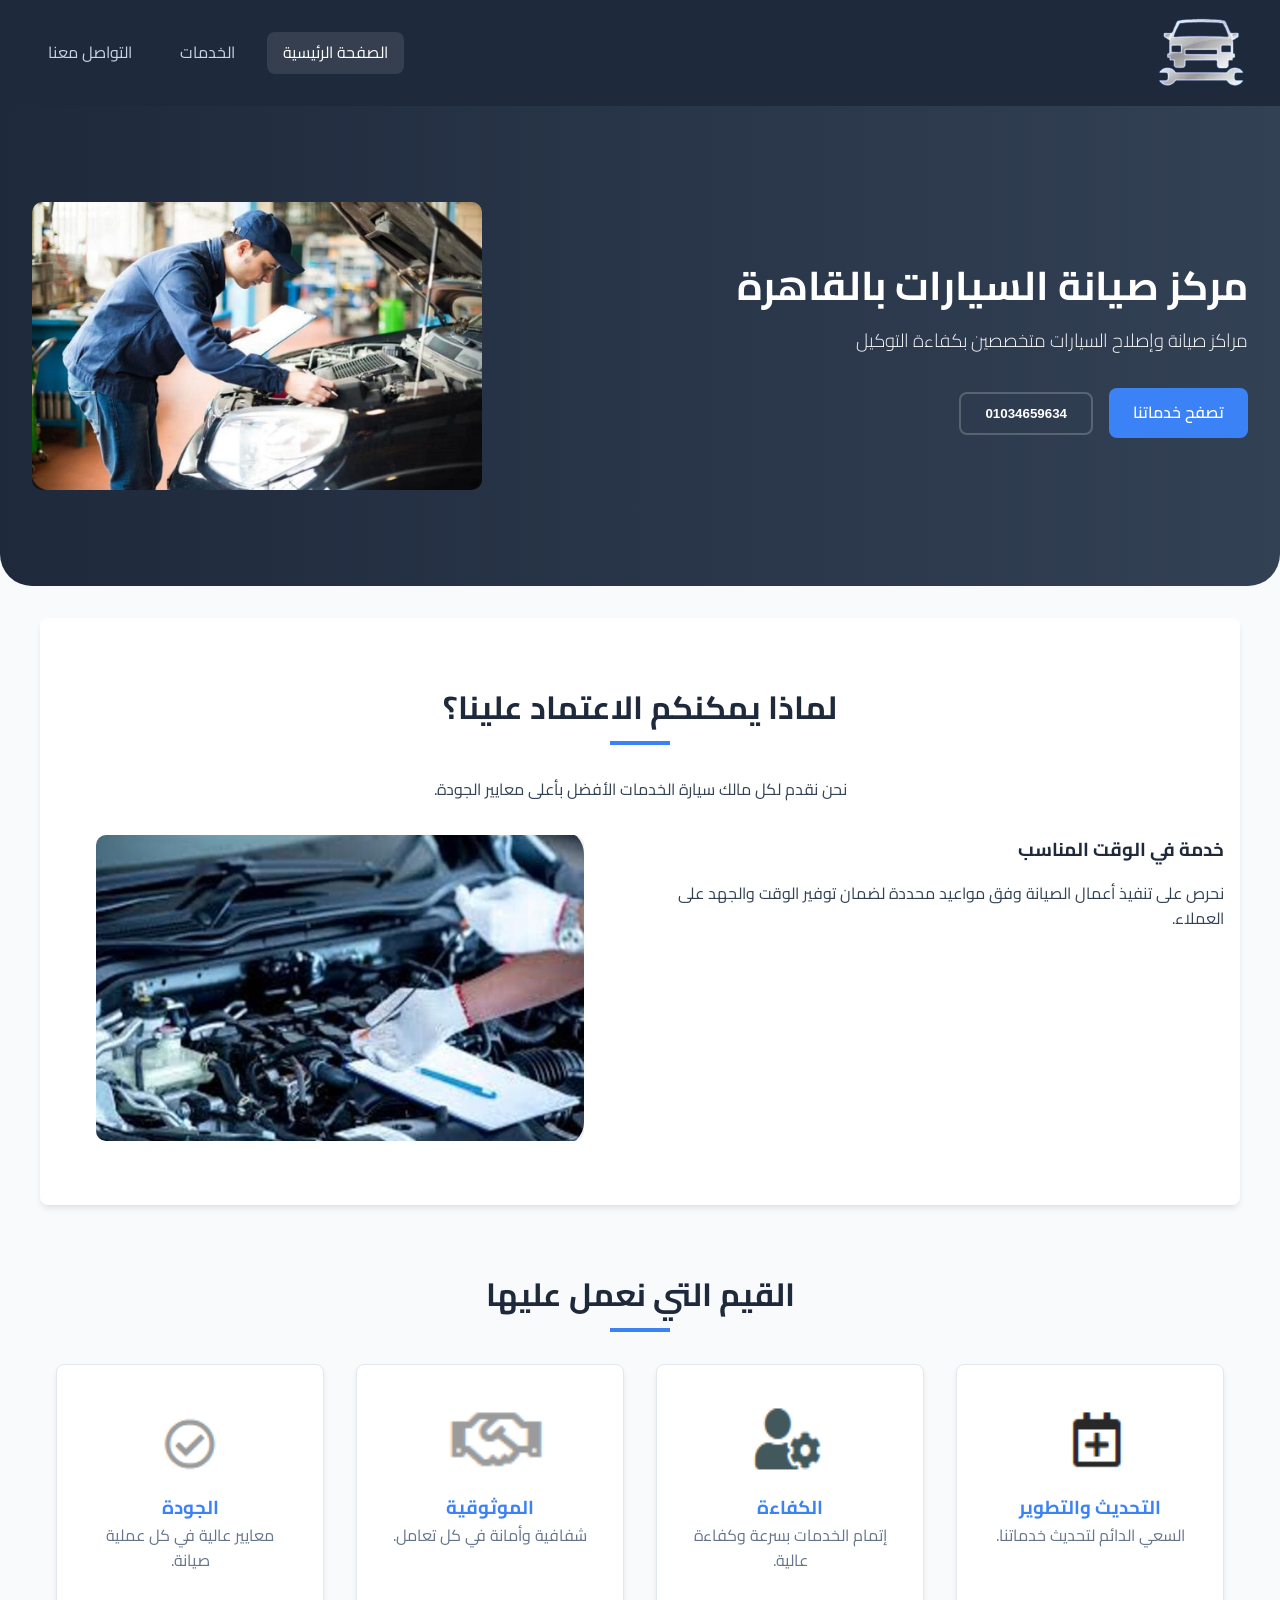
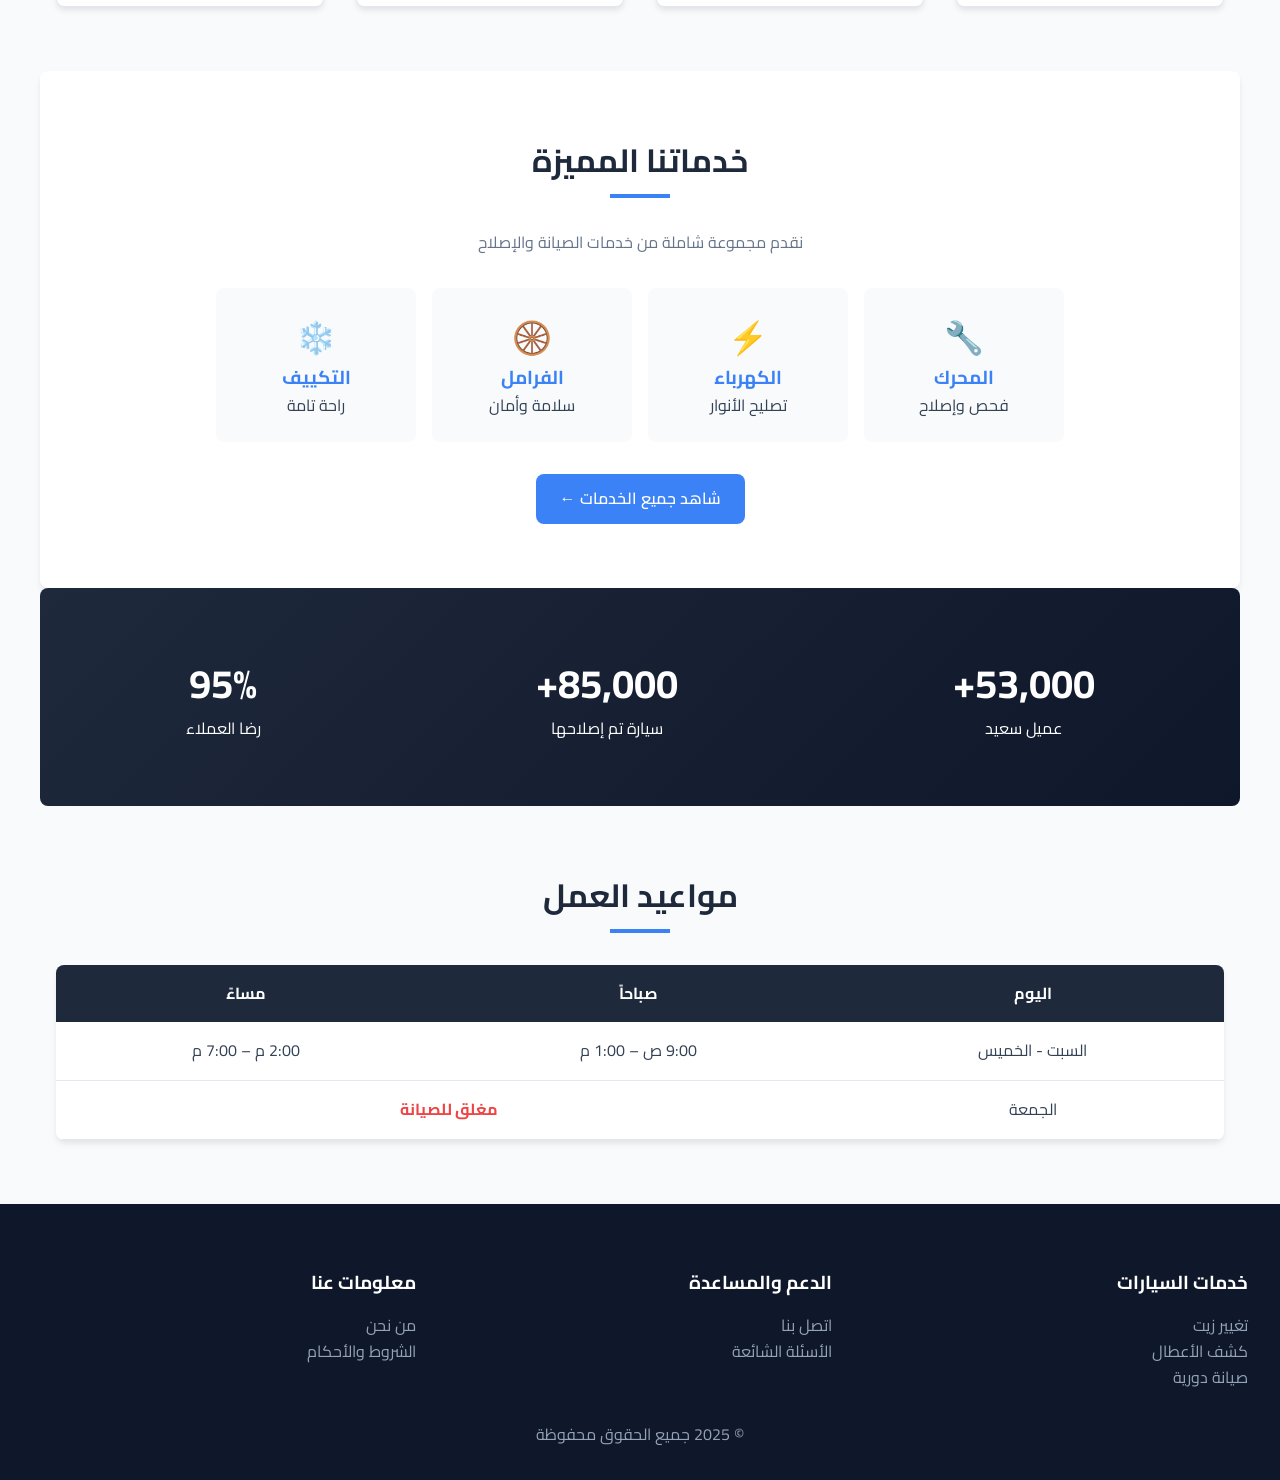
<file: index.html>
<!DOCTYPE html>
<html lang="ar" dir="rtl">

<head>
    <meta charset="UTF-8">
    <meta name="viewport" content="width=device-width, initial-scale=1.0">
    <title>مركز صيانة السيارات بالقاهرة</title>
    <link rel="stylesheet" href="style.css">
</head>

<body>

    <header>
        <img src="images/لوجو تصليح.png" alt="Logo" style="width: 90px;">
        <nav>
            <a href="index.html" class="active">الصفحة الرئيسية</a>
            <a href="services.html">الخدمات</a>
            <a href="contact.html">التواصل معنا</a>
        </nav>
    </header>

    <div class="hero">
        <div>
            <h1 style="font-size: 2.5rem; margin-bottom: 0.5rem; font-weight: 700;">مركز صيانة السيارات بالقاهرة</h1>
            <h3 style="margin-bottom: 2rem; font-weight: 300;">مراكز صيانة وإصلاح السيارات متخصصين بكفاءة التوكيل</h3>
            <div class="flex" style="justify-content: flex-start;">
                <a href="services.html" class="btn primary">تصفح خدماتنا</a>
                <button class="btn outline">01034659634</button>
            </div>
        </div>
        <div>
            <img src="images/إصلاح السيارات.PNG" alt="Car Repair" style="border-radius: 10px; max-width: 450px;">
        </div>
    </div>

    <section class="bg-white" style="border-radius: var(--radius); box-shadow: var(--shadow);">
        <h2>لماذا يمكنكم الاعتماد علينا؟</h2>
        <p class="text-center" style="margin-bottom: 2rem;">نحن نقدم لكل مالك سيارة الخدمات الأفضل بأعلى معايير الجودة.
        </p>

        <div class="grid" style="grid-template-columns: 1fr 1fr;">
            <div>
                <h3 class="text-primary" style="margin-bottom: 1rem;">خدمة في الوقت المناسب</h3>
                <p>نحرص على تنفيذ أعمال الصيانة وفق مواعيد محددة لضمان توفير الوقت والجهد على العملاء.</p>
            </div>
            <div class="text-center">
                <img src="images/imag.PNG" alt="Car Service" style="border-radius: 10px; margin: 0 auto;">
            </div>
        </div>
    </section>

    <section>
        <h2>القيم التي نعمل عليها</h2>
        <div class="grid">
            <article>
                <img src="images/photo1.PNG" alt="Innovation" style="height: 80px; margin: 0 auto 1rem;">
                <h3 class="text-accent">التحديث والتطوير</h3>
                <p style="color: var(--text-light);">السعي الدائم لتحديث خدماتنا.</p>
            </article>
            <article>
                <img src="images/photo2.PNG" alt="Efficiency" style="height: 80px; margin: 0 auto 1rem;">
                <h3 class="text-accent">الكفاءة</h3>
                <p style="color: var(--text-light);">إتمام الخدمات بسرعة وكفاءة عالية.</p>
            </article>
            <article>
                <img src="images/photo3.PNG" alt="Trust" style="height: 80px; margin: 0 auto 1rem;">
                <h3 class="text-accent">الموثوقية</h3>
                <p style="color: var(--text-light);">شفافية وأمانة في كل تعامل.</p>
            </article>
            <article>
                <img src="images/photo 4.PNG" alt="Quality" style="height: 80px; margin: 0 auto 1rem;">
                <h3 class="text-accent">الجودة</h3>
                <p style="color: var(--text-light);">معايير عالية في كل عملية صيانة.</p>
            </article>
        </div>
    </section>

    <section class="bg-white text-center" style="border-radius: var(--radius); box-shadow: var(--shadow);">
        <h2>خدماتنا المميزة</h2>
        <p style="margin-bottom: 2rem; color: var(--text-light);">نقدم مجموعة شاملة من خدمات الصيانة والإصلاح</p>
        <!-- Using div instead of article for small icons grid to avoid heavy card styling -->
        <div class="flex" style="margin-bottom: 2rem;">
            <div style="background: var(--bg-body); padding: 1.5rem; border-radius: 0.5rem; width: 200px;">
                <h3 style="font-size: 2rem;">🔧</h3>
                <h3 class="text-accent">المحرك</h3>
                <p>فحص وإصلاح</p>
            </div>
            <div style="background: var(--bg-body); padding: 1.5rem; border-radius: 0.5rem; width: 200px;">
                <h3 style="font-size: 2rem;">⚡</h3>
                <h3 class="text-accent">الكهرباء</h3>
                <p>تصليح الأنوار</p>
            </div>
            <div style="background: var(--bg-body); padding: 1.5rem; border-radius: 0.5rem; width: 200px;">
                <h3 style="font-size: 2rem;">🛞</h3>
                <h3 class="text-accent">الفرامل</h3>
                <p>سلامة وأمان</p>
            </div>
            <div style="background: var(--bg-body); padding: 1.5rem; border-radius: 0.5rem; width: 200px;">
                <h3 style="font-size: 2rem;">❄️</h3>
                <h3 class="text-accent">التكييف</h3>
                <p>راحة تامة</p>
            </div>
        </div>
        <a href="services.html" class="btn primary">شاهد جميع الخدمات ←</a>
    </section>

    <section class="text-center"
        style="background: linear-gradient(135deg, var(--primary), #0f172a); color: white; border-radius: var(--radius);">
        <div class="flex" style="justify-content: space-around;">
            <div>
                <h3 style="font-size: 2.5rem; font-weight: 700;">53,000+</h3>
                <p>عميل سعيد</p>
            </div>
            <div>
                <h3 style="font-size: 2.5rem; font-weight: 700;">85,000+</h3>
                <p>سيارة تم إصلاحها</p>
            </div>
            <div>
                <h3 style="font-size: 2.5rem; font-weight: 700;">95%</h3>
                <p>رضا العملاء</p>
            </div>
        </div>
    </section>

    <section>
        <h2>مواعيد العمل</h2>
        <table>
            <thead>
                <tr>
                    <th>اليوم</th>
                    <th>صباحاً</th>
                    <th>مساءً</th>
                </tr>
            </thead>
            <tbody>
                <tr>
                    <td>السبت - الخميس</td>
                    <td>9:00 ص – 1:00 م</td>
                    <td>2:00 م – 7:00 م</td>
                </tr>
                <tr>
                    <td>الجمعة</td>
                    <td colspan="2" class="text-center" style="color: #ef4444; font-weight: bold;">مغلق للصيانة</td>
                </tr>
            </tbody>
        </table>
    </section>

    <footer>
        <div class="grid" style="text-align: right; margin-bottom: 2rem;">
            <div>
                <h3>خدمات السيارات</h3>
                <p>تغيير زيت</p>
                <p>كشف الأعطال</p>
                <p>صيانة دورية</p>
            </div>
            <div>
                <h3>الدعم والمساعدة</h3>
                <p><a href="contact.html">اتصل بنا</a></p>
                <p>الأسئلة الشائعة</p>
            </div>
            <div>
                <h3>معلومات عنا</h3>
                <p>من نحن</p>
                <p>الشروط والأحكام</p>
            </div>
        </div>
        <p>© 2025 جميع الحقوق محفوظة</p>
    </footer>

</body>

</html>
</file>
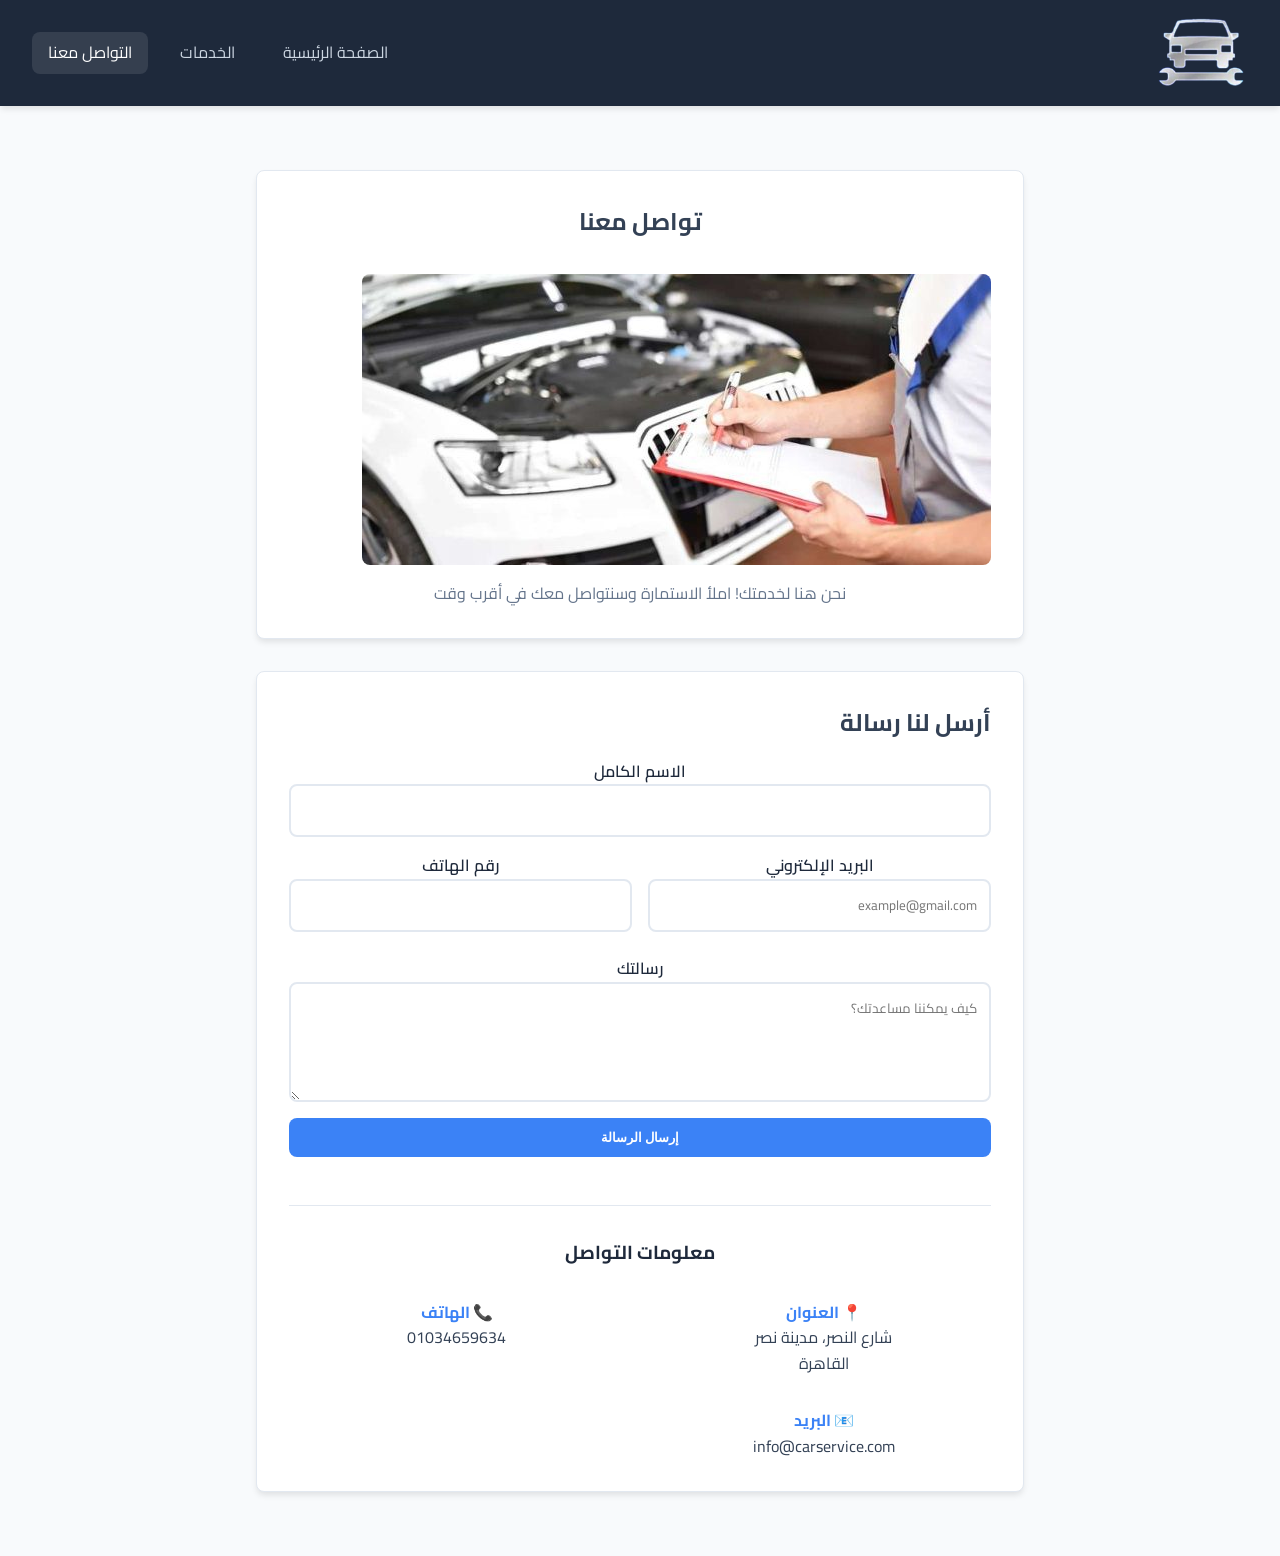
<file: contact.html>
<!DOCTYPE html>
<html lang="ar" dir="rtl">

<head>
    <meta charset="UTF-8">
    <meta name="viewport" content="width=device-width, initial-scale=1.0">
    <title>التواصل معنا</title>
    <link rel="stylesheet" href="style.css">
</head>

<body class="bg-body">

    <header class="flex between">
        <img src="images/لوجو تصليح.png" alt="Logo" style="width: 90px;">
        <nav>
            <a href="index.html">الصفحة الرئيسية</a>
            <a href="services.html">الخدمات</a>
            <a href="contact.html" class="active">التواصل معنا</a>
        </nav>
    </header>

    <section class="text-center" style="max-width: 800px; padding-bottom: 0;">
        <article style="background: white; margin-bottom: 0;">
            <h2 style="margin-bottom: 2rem;">تواصل معنا</h2>
            <img src="images/36i.PNG" alt="Contact Us" style="border-radius: var(--radius); margin-bottom: 1rem;">
            <p style="color: var(--text-light);">نحن هنا لخدمتك! املأ الاستمارة وسنتواصل معك في أقرب وقت</p>
        </article>
    </section>

    <section style="max-width: 800px; padding-top: 2rem;">
        <article style="background: white;">
            <h2 style="text-align: right; margin-bottom: 1rem;">أرسل لنا رسالة</h2>
            <form>
                <label>
                    الاسم الكامل
                    <input type="text" required>
                </label>

                <div class="grid" style="grid-template-columns: 1fr 1fr; gap: 1rem;">
                    <label>
                        البريد الإلكتروني
                        <input type="email" placeholder="example@gmail.com" required>
                    </label>
                    <label>
                        رقم الهاتف
                        <input type="tel" required>
                    </label>
                </div>

                <label>
                    رسالتك
                    <textarea placeholder="كيف يمكننا مساعدتك؟" style="height: 120px;" required></textarea>
                </label>

                <button type="submit" class="btn primary" style="width: 100%;">إرسال الرسالة</button>
            </form>

            <div style="margin-top: 3rem; padding-top: 2rem; border-top: 1px solid var(--border);">
                <h3 class="text-center text-primary" style="margin-bottom: 2rem;">معلومات التواصل</h3>
                <div class="grid text-center">
                    <div>
                        <h4 class="text-accent">📍 العنوان</h4>
                        <p>شارع النصر، مدينة نصر<br>القاهرة</p>
                    </div>
                    <div>
                        <h4 class="text-accent">📞 الهاتف</h4>
                        <p>01034659634</p>
                    </div>
                    <div>
                        <h4 class="text-accent">📧 البريد</h4>
                        <p>info@carservice.com</p>
                    </div>
                </div>
            </div>
        </article>
    </section>

</body>

</html>
</file>
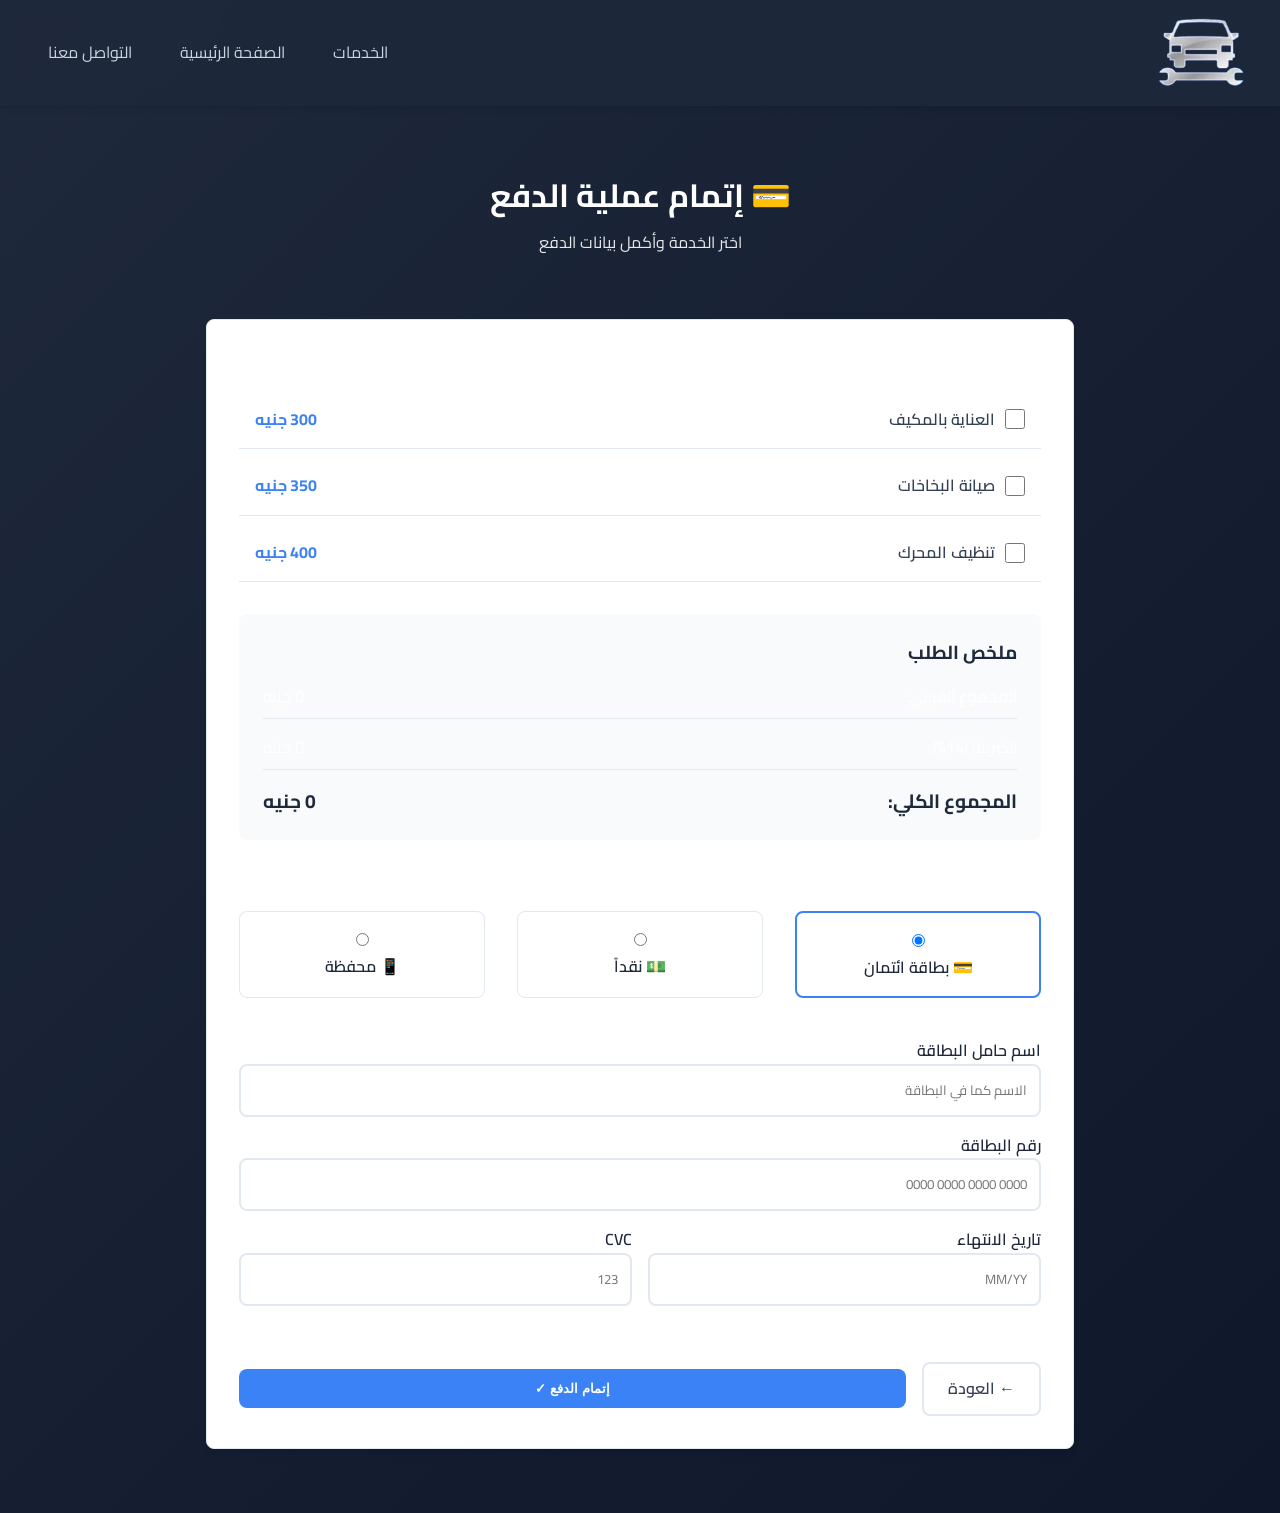
<file: payment.html>
<!DOCTYPE html>
<html lang="ar" dir="rtl">

<head>
    <meta charset="UTF-8">
    <meta name="viewport" content="width=device-width, initial-scale=1.0">
    <title>الدفع</title>
    <link rel="stylesheet" href="style.css">
</head>

<body class="bg-gradient">

    <header class="transparent">
        <img src="images/لوجو تصليح.png" alt="Logo" style="width: 90px;">
        <nav>
            <a href="services.html">الخدمات</a>
            <a href="index.html">الصفحة الرئيسية</a>
            <a href="contact.html">التواصل معنا</a>
        </nav>
    </header>

    <section class="text-center" style="padding-bottom: 0;">
        <h1 style="font-size: 2rem; margin-bottom: 0.5rem; font-weight: 700;">💳 إتمام عملية الدفع</h1>
        <p style="opacity: 0.9;">اختر الخدمة وأكمل بيانات الدفع</p>
    </section>

    <section style="max-width: 900px; padding-bottom: 4rem;">
        <article class="bg-white" style="text-align: right;">
            <!-- Service Selection using labels which are semantic form elements -->
            <h2>اختر الخدمات المطلوبة</h2>
            <div style="margin-bottom: 2rem;">
                <label
                    style="display: flex; justify-content: space-between; padding: 1rem; border-bottom: 1px solid var(--border); color: var(--text-main);">
                    <div style="display: flex; align-items: center;">
                        <input type="checkbox" style="width: 20px; height: 20px; margin-left: 10px; margin-bottom: 0;">
                        <span>العناية بالمكيف</span>
                    </div>
                    <span style="color: var(--accent); font-weight: bold;">300 جنيه</span>
                </label>
                <label
                    style="display: flex; justify-content: space-between; padding: 1rem; border-bottom: 1px solid var(--border); color: var(--text-main);">
                    <div style="display: flex; align-items: center;">
                        <input type="checkbox" style="width: 20px; height: 20px; margin-left: 10px; margin-bottom: 0;">
                        <span>صيانة البخاخات</span>
                    </div>
                    <span style="color: var(--accent); font-weight: bold;">350 جنيه</span>
                </label>
                <label
                    style="display: flex; justify-content: space-between; padding: 1rem; border-bottom: 1px solid var(--border); color: var(--text-main);">
                    <div style="display: flex; align-items: center;">
                        <input type="checkbox" style="width: 20px; height: 20px; margin-left: 10px; margin-bottom: 0;">
                        <span>تنظيف المحرك</span>
                    </div>
                    <span style="color: var(--accent); font-weight: bold;">400 جنيه</span>
                </label>
            </div>

            <!-- Order Summary -->
            <div
                style="background: var(--bg-body); padding: 1.5rem; border-radius: var(--radius); margin-bottom: 2rem;">
                <h3 class="text-primary" style="margin-bottom: 1rem;">ملخص الطلب</h3>
                <div class="flex between"
                    style="margin-bottom: 1rem; border-bottom: 1px solid var(--border); padding-bottom: 0.5rem;">
                    <span>المجموع الفرعي:</span>
                    <span>0 جنيه</span>
                </div>
                <div class="flex between"
                    style="margin-bottom: 1rem; border-bottom: 1px solid var(--border); padding-bottom: 0.5rem;">
                    <span>الضريبة (14%):</span>
                    <span>0 جنيه</span>
                </div>
                <div class="flex between" style="font-weight: 700; color: var(--primary); font-size: 1.2rem;">
                    <span>المجموع الكلي:</span>
                    <span>0 جنيه</span>
                </div>
            </div>

            <!-- Payment Methods -->
            <h2>طريقة الدفع</h2>
            <div class="grid" style="grid-template-columns: repeat(3, 1fr); margin-bottom: 2rem;">
                <label
                    style="border: 2px solid var(--accent); border-radius: var(--radius); padding: 1rem; text-align: center; cursor: pointer;">
                    <input type="radio" name="payment" checked
                        style="margin-bottom: 0.5rem; display: inline-block; width: auto;">
                    <div>💳 بطاقة ائتمان</div>
                </label>
                <label
                    style="border: 1px solid var(--border); border-radius: var(--radius); padding: 1rem; text-align: center; cursor: pointer;">
                    <input type="radio" name="payment"
                        style="margin-bottom: 0.5rem; display: inline-block; width: auto;">
                    <div>💵 نقداً</div>
                </label>
                <label
                    style="border: 1px solid var(--border); border-radius: var(--radius); padding: 1rem; text-align: center; cursor: pointer;">
                    <input type="radio" name="payment"
                        style="margin-bottom: 0.5rem; display: inline-block; width: auto;">
                    <div>📱 محفظة</div>
                </label>
            </div>

            <!-- Semantic Form -->
            <form>
                <label>
                    اسم حامل البطاقة
                    <input type="text" placeholder="الاسم كما في البطاقة">
                </label>
                <label>
                    رقم البطاقة
                    <input type="text" placeholder="0000 0000 0000 0000">
                </label>
                <div class="grid" style="grid-template-columns: 1fr 1fr; gap: 1rem; margin-bottom: 1rem;">
                    <label>
                        تاريخ الانتهاء
                        <input type="text" placeholder="MM/YY">
                    </label>
                    <label>
                        CVC
                        <input type="text" placeholder="123">
                    </label>
                </div>

                <div class="flex" style="margin-top: 2rem;">
                    <a href="services.html" class="btn outline"
                        style="color: var(--text-main); border-color: var(--border);">← العودة</a>
                    <button type="submit" class="btn primary" style="flex: 1;">إتمام الدفع ✓</button>
                </div>
            </form>
        </article>
    </section>

</body>

</html>
</file>
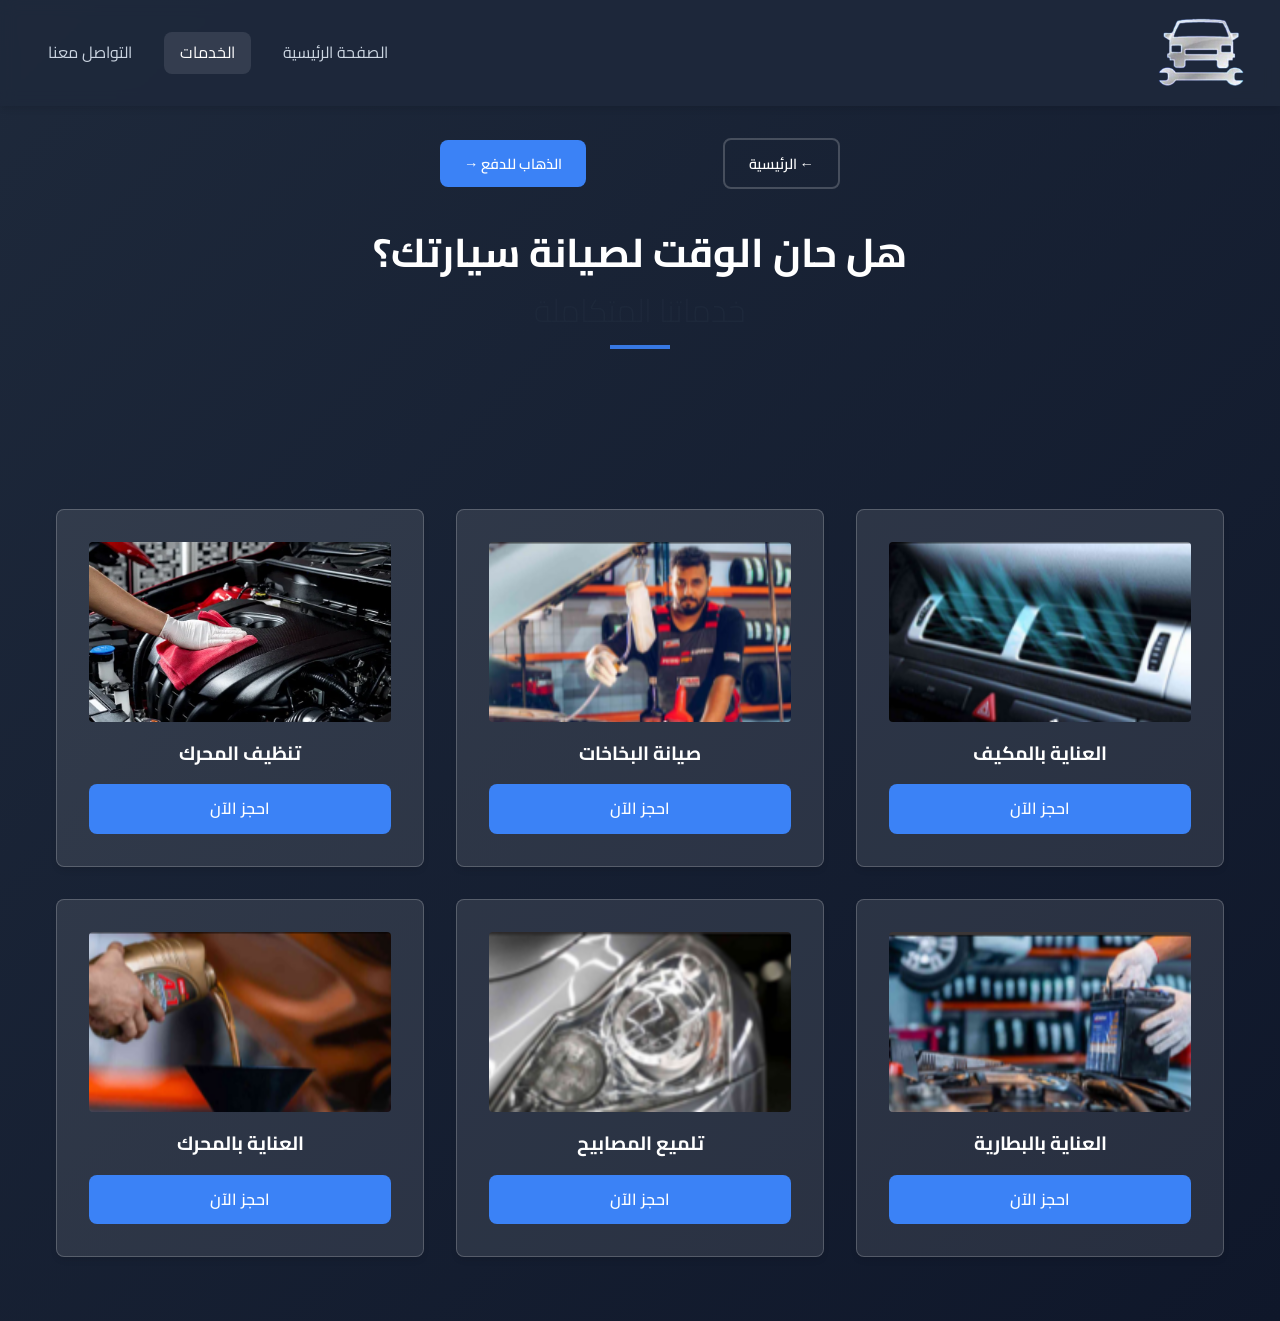
<file: services.html>
<!DOCTYPE html>
<html lang="ar" dir="rtl">

<head>
    <meta charset="UTF-8">
    <meta name="viewport" content="width=device-width, initial-scale=1.0">
    <title>خدماتنا</title>
    <link rel="stylesheet" href="style.css">
</head>

<body class="bg-gradient">

    <header class="transparent">
        <img src="images/لوجو تصليح.png" alt="Logo" style="width: 90px;">
        <nav>
            <a href="index.html">الصفحة الرئيسية</a>
            <a href="services.html" class="active">الخدمات</a>
            <a href="contact.html">التواصل معنا</a>
        </nav>
    </header>

    <section class="text-center" style="padding-top: 2rem;">
        <div class="flex between" style="max-width: 400px; margin: 0 auto 2rem;">
            <a href="index.html" class="btn outline" style="font-size: 0.9rem;">← الرئيسية</a>
            <a href="payment.html" class="btn primary" style="font-size: 0.9rem;">الذهاب للدفع →</a>
        </div>

        <h1 style="font-size: 2.5rem; margin-top: 1rem; font-weight: 700;">هل حان الوقت لصيانة سيارتك؟</h1>
        <h2 style="font-weight: 300; opacity: 0.9;">خدماتنا المتكاملة</h2>
    </section>

    <section class="grid" style="grid-template-columns: repeat(auto-fit, minmax(280px, 1fr)); padding-bottom: 4rem;">
        <!-- Service Articles -->
        <article style="background: rgba(255,255,255,0.1); border-color: rgba(255,255,255,0.2); color: white;">
            <img src="images/y8.PNG" alt="Air Conditioning"
                style="height: 180px; object-fit: cover; border-radius: 4px; margin-bottom: 1rem;">
            <p style="font-weight: bold; margin-bottom: 1rem; font-size: 1.2rem;">العناية بالمكيف</p>
            <a href="payment.html" class="btn primary" style="width: 100%; display: block;">احجز الآن</a>
        </article>

        <article style="background: rgba(255,255,255,0.1); border-color: rgba(255,255,255,0.2); color: white;">
            <img src="images/y7.PNG" alt="Fuel Injectors"
                style="height: 180px; object-fit: cover; border-radius: 4px; margin-bottom: 1rem;">
            <p style="font-weight: bold; margin-bottom: 1rem; font-size: 1.2rem;">صيانة البخاخات</p>
            <a href="payment.html" class="btn primary" style="width: 100%; display: block;">احجز الآن</a>
        </article>

        <article style="background: rgba(255,255,255,0.1); border-color: rgba(255,255,255,0.2); color: white;">
            <img src="images/y6.webp" alt="Engine Cleaning"
                style="height: 180px; object-fit: cover; border-radius: 4px; margin-bottom: 1rem;">
            <p style="font-weight: bold; margin-bottom: 1rem; font-size: 1.2rem;">تنظيف المحرك</p>
            <a href="payment.html" class="btn primary" style="width: 100%; display: block;">احجز الآن</a>
        </article>

        <article style="background: rgba(255,255,255,0.1); border-color: rgba(255,255,255,0.2); color: white;">
            <img src="images/y1.PNG" alt="Battery"
                style="height: 180px; object-fit: cover; border-radius: 4px; margin-bottom: 1rem;">
            <p style="font-weight: bold; margin-bottom: 1rem; font-size: 1.2rem;">العناية بالبطارية</p>
            <a href="payment.html" class="btn primary" style="width: 100%; display: block;">احجز الآن</a>
        </article>

        <article style="background: rgba(255,255,255,0.1); border-color: rgba(255,255,255,0.2); color: white;">
            <img src="images/y2.PNG" alt="Headlights"
                style="height: 180px; object-fit: cover; border-radius: 4px; margin-bottom: 1rem;">
            <p style="font-weight: bold; margin-bottom: 1rem; font-size: 1.2rem;">تلميع المصابيح</p>
            <a href="payment.html" class="btn primary" style="width: 100%; display: block;">احجز الآن</a>
        </article>

        <article style="background: rgba(255,255,255,0.1); border-color: rgba(255,255,255,0.2); color: white;">
            <img src="images/y11.PNG" alt="Engine Care"
                style="height: 180px; object-fit: cover; border-radius: 4px; margin-bottom: 1rem;">
            <p style="font-weight: bold; margin-bottom: 1rem; font-size: 1.2rem;">العناية بالمحرك</p>
            <a href="payment.html" class="btn primary" style="width: 100%; display: block;">احجز الآن</a>
        </article>
    </section>

</body>

</html>
</file>
<file: style.css>
@import url('https://fonts.googleapis.com/css2?family=Cairo:wght@300;400;600;700&display=swap');

:root {
    --primary: #1e293b;
    --primary-light: #334155;
    --accent: #3b82f6;
    --accent-hover: #2563eb;
    --bg-body: #f8fafc;
    --bg-card: #ffffff;
    --text-main: #334155;
    --text-light: #64748b;
    --border: #e2e8f0;
    --radius: 0.5rem;
    --shadow: 0 4px 6px -1px rgb(0 0 0 / 0.1);
}

/* Base */
* {
    margin: 0;
    padding: 0;
    box-sizing: border-box;
}

body {
    font-family: 'Cairo', sans-serif;
    background: var(--bg-body);
    color: var(--text-main);
    line-height: 1.6;
    min-height: 100vh;
}

img {
    max-width: 100%;
    display: block;
}

a {
    text-decoration: none;
    color: inherit;
    transition: 0.2s;
}

ul {
    list-style: none;
}

/* Structural Semantic Tags */
header {
    background: var(--primary);
    color: white;
    padding: 1rem 2rem;
    box-shadow: var(--shadow);
    display: flex;
    justify-content: space-between;
    align-items: center;
}

header.transparent {
    background: rgba(30, 41, 59, 0.9);
    position: sticky;
    top: 0;
    padding: 1rem 2rem;
    z-index: 100;
    backdrop-filter: blur(8px);
}

header nav {
    display: flex;
    gap: 1rem;
}

header nav a {
    padding: 0.5rem 1rem;
    border-radius: var(--radius);
    color: #cbd5e1;
}

header nav a.active,
header nav a:hover {
    background: rgba(255, 255, 255, 0.1);
    color: white;
}

section {
    padding: 4rem 1rem;
    max-width: 1200px;
    margin: 0 auto;
}

section>h2 {
    font-size: 2rem;
    color: var(--primary);
    text-align: center;
    margin-bottom: 2rem;
    position: relative;
}

section>h2::after {
    content: '';
    display: block;
    width: 60px;
    height: 4px;
    background: var(--accent);
    margin: 0.5rem auto 0;
}

article {
    background: var(--bg-card);
    padding: 2rem;
    border-radius: var(--radius);
    border: 1px solid var(--border);
    box-shadow: var(--shadow);
    transition: 0.2s;
    text-align: center;
}

article:hover {
    transform: translateY(-5px);
    border-color: var(--accent);
}

footer {
    background: #0f172a;
    color: #94a3b8;
    padding: 4rem 2rem 2rem;
    text-align: center;
    margin-top: auto;
}

footer h3 {
    color: white;
    margin-bottom: 1rem;
}

/* Forms */
input:not([type='checkbox']):not([type='radio']),
textarea {
    width: 100%;
    padding: 0.75rem;
    border: 2px solid var(--border);
    border-radius: var(--radius);
    display: block;
    margin-bottom: 1rem;
    font-family: inherit;
}

input:focus,
textarea:focus {
    outline: none;
    border-color: var(--accent);
}

label {
    display: block;
    font-weight: 600;
    margin-bottom: 0.5rem;
    color: var(--primary);
}

/* Tables */
table {
    width: 100%;
    border-collapse: collapse;
    background: white;
    border-radius: var(--radius);
    overflow: hidden;
    box-shadow: var(--shadow);
}

th {
    background: var(--primary);
    color: white;
    padding: 1rem;
}

td {
    padding: 1rem;
    border-bottom: 1px solid var(--border);
    text-align: center;
}

/* Classes to Keep (The 6 Classes) */

/* 1. Hero: Special layout for top sections */
.hero {
    background: linear-gradient(to right, var(--primary), #334155);
    color: white;
    padding: 6rem 2rem;
    border-radius: 0 0 2rem 2rem;
    margin-bottom: 2rem;
    display: flex;
    justify-content: space-between;
    align-items: center;
}

/* 2. Grid: Generic layout */
.grid {
    display: grid;
    grid-template-columns: repeat(auto-fit, minmax(250px, 1fr));
    gap: 2rem;
}

/* 3. Flex: Generic layout */
.flex {
    display: flex;
    justify-content: center;
    align-items: center;
    gap: 1rem;
    flex-wrap: wrap;
}

.flex.between {
    justify-content: space-between;
}

/* 4. Btn: Button styling */
.btn {
    display: inline-block;
    padding: 0.75rem 1.5rem;
    border-radius: var(--radius);
    font-weight: 600;
    cursor: pointer;
    border: none;
    text-align: center;
}

.btn.primary {
    background: var(--accent);
    color: white;
}

.btn.outline {
    border: 2px solid rgba(255, 255, 255, 0.2);
    color: white;
    background: transparent;
}

.btn:hover {
    opacity: 0.9;
    transform: translateY(-1px);
}

/* 5. Text Utilities */
.text-center {
    text-align: center;
}

.text-primary {
    color: var(--primary);
}

.text-accent {
    color: var(--accent);
}

/* 6. Bg modifiers */
.bg-white {
    background-color: white;
}

.bg-gradient {
    background: linear-gradient(135deg, var(--primary) 0%, #0f172a 100%);
    color: white;
}
</file>
